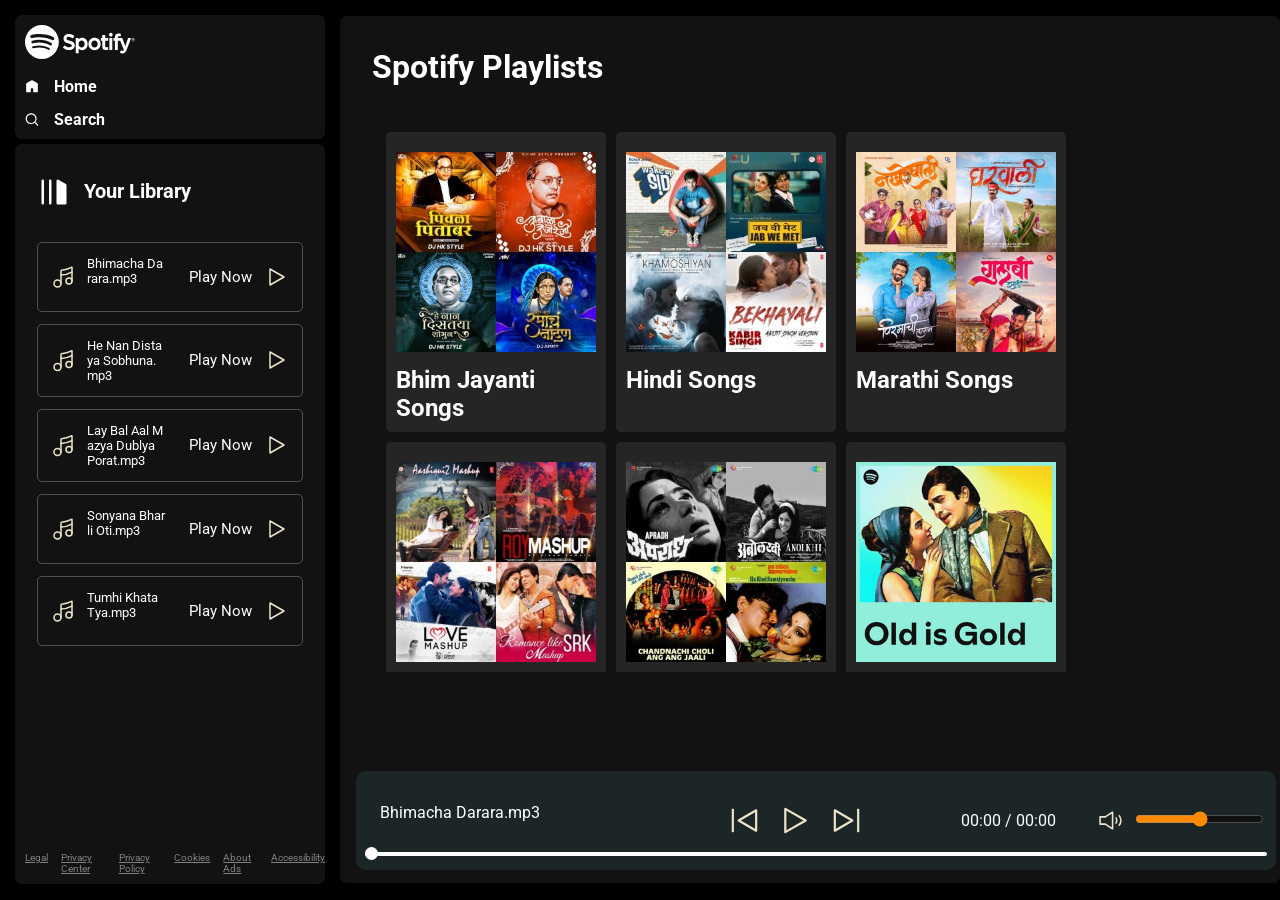
<file: index.html>
<!DOCTYPE html>
<html lang="en">

<head>
    <meta charset="UTF-8">
    <meta name="viewport" content="width=device-width, initial-scale=1.0">
    <link rel="shortcut icon" href="favicon.ico" type="image/x-icon">
    <link rel="stylesheet" href="css/style.css">
    <link rel="stylesheet" href="css/utility.css">
    <title>Spotify - Web Player: Music for everyone</title>
</head>

<body>
    <div class="container flex bg-black">
        <div class="left">
            <div class="close">
                <img width="30" class="invert" src="img/close.svg" alt="">
            </div>
            <div class="home bg-grey rounded m-1 p-1">
                <div class="logo"><img width="110" class="invert" src="img/logo.svg" alt=""></div>
                <ul>
                    <li><img class="invert" src="img/home.svg" alt="home">Home</li>
                    <li><img class="invert" src="img/search.svg" alt="home">Search</li>
                </ul>
            </div>

            <div class="library bg-grey rounded m-1 p-1">
                <div class="heading">
                    <img class="invert" src="img/playlist.svg" alt="">
                    <h2>
                        Your Library
                    </h2>
                </div>

                <div class="songList">

                    <ul>

                    </ul>
                </div>

                <div class="footer">
                    <div><a href="https://www.spotify.com/jp/legal/"><span>Legal</span></a></div>
                    <div><a href="https://www.spotify.com/jp/privacy/"><span>Privacy Center</span></a></div>
                    <div><a href="https://www.spotify.com/jp/legal/privacy-policy/"><span>Privacy Policy</span></a>
                    </div>
                    <div><a href="https://www.spotify.com/jp/legal/cookies-policy/"><span>Cookies</span></a></div>
                    <div><a href="https://www.spotify.com/jp/legal/privacy-policy/#s3"><span>About Ads</span></a></div>
                    <div><a href="https://www.spotify.com/jp/accessibility/"><span>Accessibility</span></a></div>
                </div>
            </div>


        </div>
        <div class="right bg-grey rounded">
            <div class="header">
                <div class="nav">   
                    <div class="hamburgerContainer">

                        <img width="40" class="invert hamburger" src="img/hamburger.svg" alt="">
                        <!-- <svg width="24" height="24" viewBox="0 0 24 24" fill="none" xmlns="http://www.w3.org/2000/svg">
                            <path
                                d="M15 6L9.70711 11.2929C9.37377 11.6262 9.20711 11.7929 9.20711 12C9.20711 12.2071 9.37377 12.3738 9.70711 12.7071L15 18"
                                stroke="#ffffff" stroke-width="1.5" stroke-linecap="round" stroke-linejoin="round" />
                        </svg>
                        <svg width="24" height="24" viewBox="0 0 24 24" fill="none" xmlns="http://www.w3.org/2000/svg">
                            <path
                                d="M9 18L14.2929 12.7071C14.6262 12.3738 14.7929 12.2071 14.7929 12C14.7929 11.7929 14.6262 11.6262 14.2929 11.2929L9 6"
                                stroke="#ffffff" stroke-width="1.5" stroke-linecap="round" stroke-linejoin="round" />
                        </svg> -->
                    </div>
                </div>
                <!-- <div class="buttons">
                    <button class="signupbtn">Sign up</button>
                    <button class="loginbtn">Log in</button>
                </div> -->
            </div>
            <div class="spotifyPlaylists">
                <h1>Spotify Playlists</h1>
                <div class="cardContainer">  </div>
                <div class="playbar">
                    <div class="seekbar">
                        <div class="circle">
                            
                        </div>
                    </div>
                    <div class="abovebar">


                        <div class="songinfo">

                        </div>
                        <div class="songbuttons">
                            <img width="35" id="previous" src="img/prevsong.svg" alt="">
                            <img width="35" id="play" src="img/play.svg" alt="">
                            <img width="35" id="next" src="img/nextsong.svg" alt="">
                        </div>
                        <div class="timevol">

                       
                        <div class="songtime">

                        </div>
                        <div class="volume">
                            <img width="25" src="img/volume.svg" alt="">
                            <div class="range">
                                <input type="range" name="volume" id="">
                            </div>
                        </div>
                    </div>
                    </div>
                </div>
            </div>
        </div>
    </div>
    <script src="js/script.js"></script>
</body>

</html>
</file>
<file: css/style.css>
@import url('https://fonts.googleapis.com/css2?family=Lato:wght@700&family=Roboto:ital,wght@0,100;0,300;0,400;0,500;0,700;0,900;1,100;1,300;1,400;1,500;1,700;1,900&display=swap');


:root{
    --a:0;
}
* {
    margin: 0;
    padding: 0;
    font-family: 'Roboto', sans-serif;
}

.close {
    display: none;
}

body {
    background-color: black;
    color: white;
}

.left {
    width: 25vw;
    padding: 10px;
}

.right {
    width: 75vw;
}



.home ul li {
    display: flex;
    gap: 15px;
    width: 14px;
    list-style: none;
    padding-top: 14px;
    font-weight: bold;
}

.heading {
    display: flex;
    gap: 15px;
    width: 100%;
    padding-top: 14px;
    padding: 23px 14px;
    font-weight: bold;
    align-items: center;
    font-size: 13px;
}

.heading img {
    width: 30px;
}

.library {
    min-height: 80vh;
    position: relative;
}

.footer {
    display: flex;
    font-size: 10px;
    color: grey;
    gap: 13px;
    position: absolute;
    bottom: 0;
    padding: 10px 0;

}

.footer a {
    color: grey;
}

.right {
    margin: 16px 0;
    position: relative;
}

.header {
    display: none;
    justify-content: space-between;
    background-color: rgb(34 34 34);
}

.header>* {
    padding: 20px;
}

.spotifyPlaylists {
    padding: 16px;
}

.spotifyPlaylists h1 {
    padding: 16px;
}

.cardContainer {
    margin: 30px;
    display: flex;
    gap: 10px;
    flex-wrap: wrap;
    overflow-y: auto;
    max-height: 60vh; 
}

.card {
    width: 200px;
    padding: 10px;
    border-radius: 5px;
    background-color: #252525;
    position: relative;
    transition: all .9s;
}
.card:hover{
    background-color: rgb(105, 103, 103);
    cursor: pointer;
    --a: 1;
}

.card>* {
    padding-top: 10px;
}

.card img {
    width: 100%;
    object-fit: contain;
}

.play {
    width: 28px;
    height: 28px;
    background-color: #1fdf64;
    border-radius: 50%;
    padding: 4px;
    display: flex;
    align-items: center;
    justify-content: center;
    position: absolute;
    bottom: 88px;
    right: 17px;
    opacity: var(--a);
    transition: all 1s ease-out;
}

.buttons>* {
    margin: 0 12px;
}

.signupbtn {
    background-color: rgb(34 34 34);
    color: rgb(156, 148, 148);
    font-weight: bold;
    border: none;
    outline: none;
    cursor: pointer;
    font-size: 16px;
}

.signupbtn:hover {
    font-size: 17px;
    color: white
}

.loginbtn {
    background-color: white;
    border-radius: 21px;
    color: black;
    padding: 10px;
    width: 79px;
    cursor: pointer;
    font-size: 16px;
}

.loginbtn:hover {
    font-weight: bold;
    font-size: 17px;
}


.playbar {
    display: flex;
    justify-content: center;
    align-items: center;
    position: fixed;
    bottom: 30px;
    filter: invert(1);
    background: #e2d9d9;
    border-radius: 10px;
    width: 90%;
    padding: 12px;
    width: 70vw;
    min-height: 40px;
}

.songbuttons {
    display: flex;
    justify-content: center;
    gap: 16px;
}

.songList {
    height: 544px;
    overflow: auto;
    margin-bottom: 44px;
}

.hamburger {
    display: none;
    cursor: pointer;
}

.hamburgerContainer {
    display: flex;
    justify-content: center;
    align-items: center;
    gap: 14px;
}

.songList ul {
    padding: 0 12px;
}

.songList ul li {
    list-style-type: decimal;
    display: flex;
    justify-content: space-between;
    gap: 12px;
    cursor: pointer;
    padding: 12px 0;
    border: 1px solid rgba(146, 143, 143, 0.491);
    margin: 12px 0;
    padding: 13px;
    border-radius: 5px;
}

.songList .info {
    font-size: 13px;
    width: 344px;
}

.info div {
    word-break: break-all;
}

.playnow {
    display: flex;
    justify-content: center;
    align-items: center;
}

.playnow span {
    font-size: 15px;
    width: 64px;
    padding: 12px;
}

.seekbar {
    height: 4px;
    width: 98%;
    background: black;
    border-radius: 10px;
    position: absolute;
    bottom: 8px;
    margin: 6px;
    cursor: pointer;
}

.circle {
    width: 13px;
    height: 13px;
    border-radius: 13px;
    background-color: black;
    position: relative;
    bottom: 5px;
    left: 0%;
    transition: left 0.5s;
}

.songbuttons img {
    cursor: pointer;
}

.timevol {
    display: flex;
    justify-content: space-evenly;
    align-items: center;
}


.songinfo {
    color: black;
    padding: 0 12px;
    width: 250px;
}

.songtime {
    width: 125px;
    color: black;
    padding: 0 12px;
}


.volume {
    display: flex;
    justify-content: center;
    align-items: center;
    gap: 12px;
    cursor: pointer;
}
.range input{
    cursor: pointer;
}

.abovebar {
    display: flex;
    justify-content: space-between;
    margin: 20px 0;
    width: 100%;
}

@media (max-width: 1200px) {
    .left {
        position: absolute;
        left: -130%;
        transition: all .3s;
        z-index: 1;
        width: 373px;
        background-color: black;
        padding: 0;
        height: 100vh;
        position: fixed;
        top: 0;
    }

    .songinfo,
    .songtime {
        width: auto;
    }

    .left .close {
        position: absolute;
        right: 31px;
        top: 25px;
        width: 29px;
    }

    .timevol {
        display: flex;
        justify-content: space-evenly;
        align-items: center;
        flex-direction: column;
        gap: 13px;
    }

    .right {
        width: 100vw;
    }

    .playbar {
        width: calc(100vw - 75px); 
    }

    .seekbar {
        width: calc(100vw - 120px);
    }

    .hamburger {
        display: block;
    }

    .right {
        margin: 0;
    }

    .card {
        width: 55vw;
    }

    .cardContainer {
        margin: 0;
        justify-content: center; 
    }

    .close {
        display: block;
    }

    .abovebar {
        flex-direction: column;
        gap: 23px;
        align-items: center;
    }

    .cardContainer {
        max-height: unset;
        overflow-y: unset;
        margin-bottom: 35vh;
    }

    .playbar{
        right: 25px;
    }
}

@media (max-width: 500px) {
    .card {
        width: 100%;
    }

    .header>* {
        padding: 2px;
    }

    .buttons>* {
        margin: 0 6px;
    }

    .header{
        display: flex;
        padding: 7px;
    }

    .spotifyPlaylists h1 {
        padding: 4px;
    }

    .library{
        height: 85vh;
    }

    .left{ 
        width: 100vw;
    }

 

    
}
</file>
<file: css/utility.css>
.border{
    border: 2px solid  red;
    margin: 3px;
}

.flex{
    display: flex;
}

.justify-center{
    justify-content: center;
}

.items-center{
    align-items: center;
}

.bg-black{
    background-color: black;
    color: white;
}

.invert{
    filter: invert(1);
}

.bg-grey{
    background-color: #121212;
}

.rounded{
    border-radius: 7px;
}

.m-1{
    margin: 5px;
}

.p-1{
    padding: 10px;
}


/* For Webkit browsers (e.g., Chrome, Safari) */
::-webkit-scrollbar {
    width: 12px;
  }
  
  ::-webkit-scrollbar-thumb {
    background-color: #333; /* Dark color for the thumb */
    border-radius: 6px;
  }
  
  ::-webkit-scrollbar-track {
    background-color: #222; /* Dark color for the track */
  }
  
  /* For Firefox */
  /* scrollbar-color: #333 #222; Dark color for the thumb and track in Firefox */
</file>
